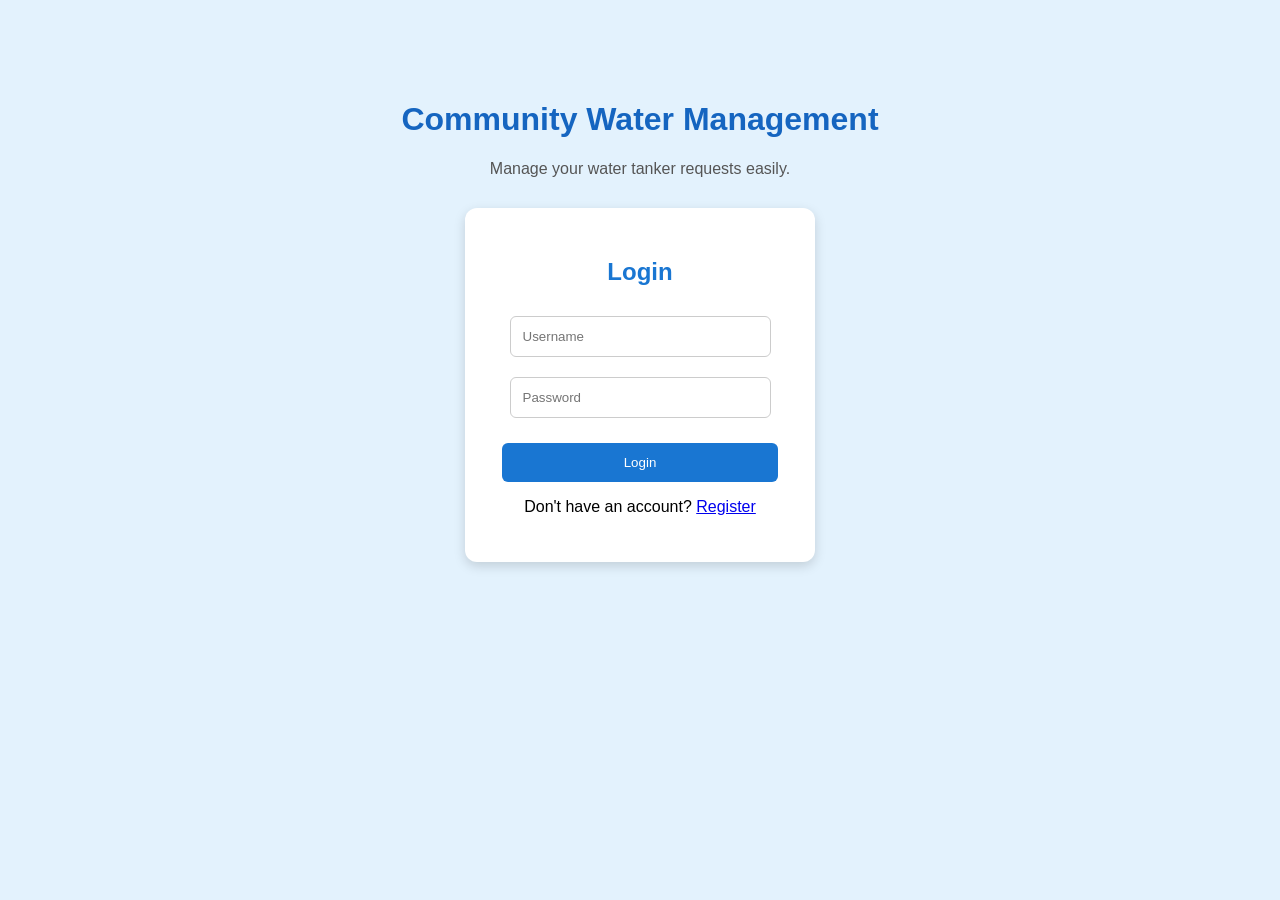
<file: index.html>
<!DOCTYPE html>
<html>
<head>
    <title>Community Water Management</title>
    <meta name="viewport" content="width=device-width, initial-scale=1.0">
    <link rel="stylesheet" href="style.css">
</head>

<body>

    <div class="container">
        <h1>Community Water Management</h1>
        <p>Manage your water tanker requests easily.</p>

        <div class="login-box">
            <h2>Login</h2>

            <input type="text" id="username" placeholder="Username">
            <input type="password" id="password" placeholder="Password">

            <button onclick="login()">Login</button>

            <p id="message"></p>
            <p>
    Don't have an account?
    <a href="register.html">Register</a>
</p>
        </div>
    </div>

    <script src="script.js"></script>

</body>
</html>
</file>
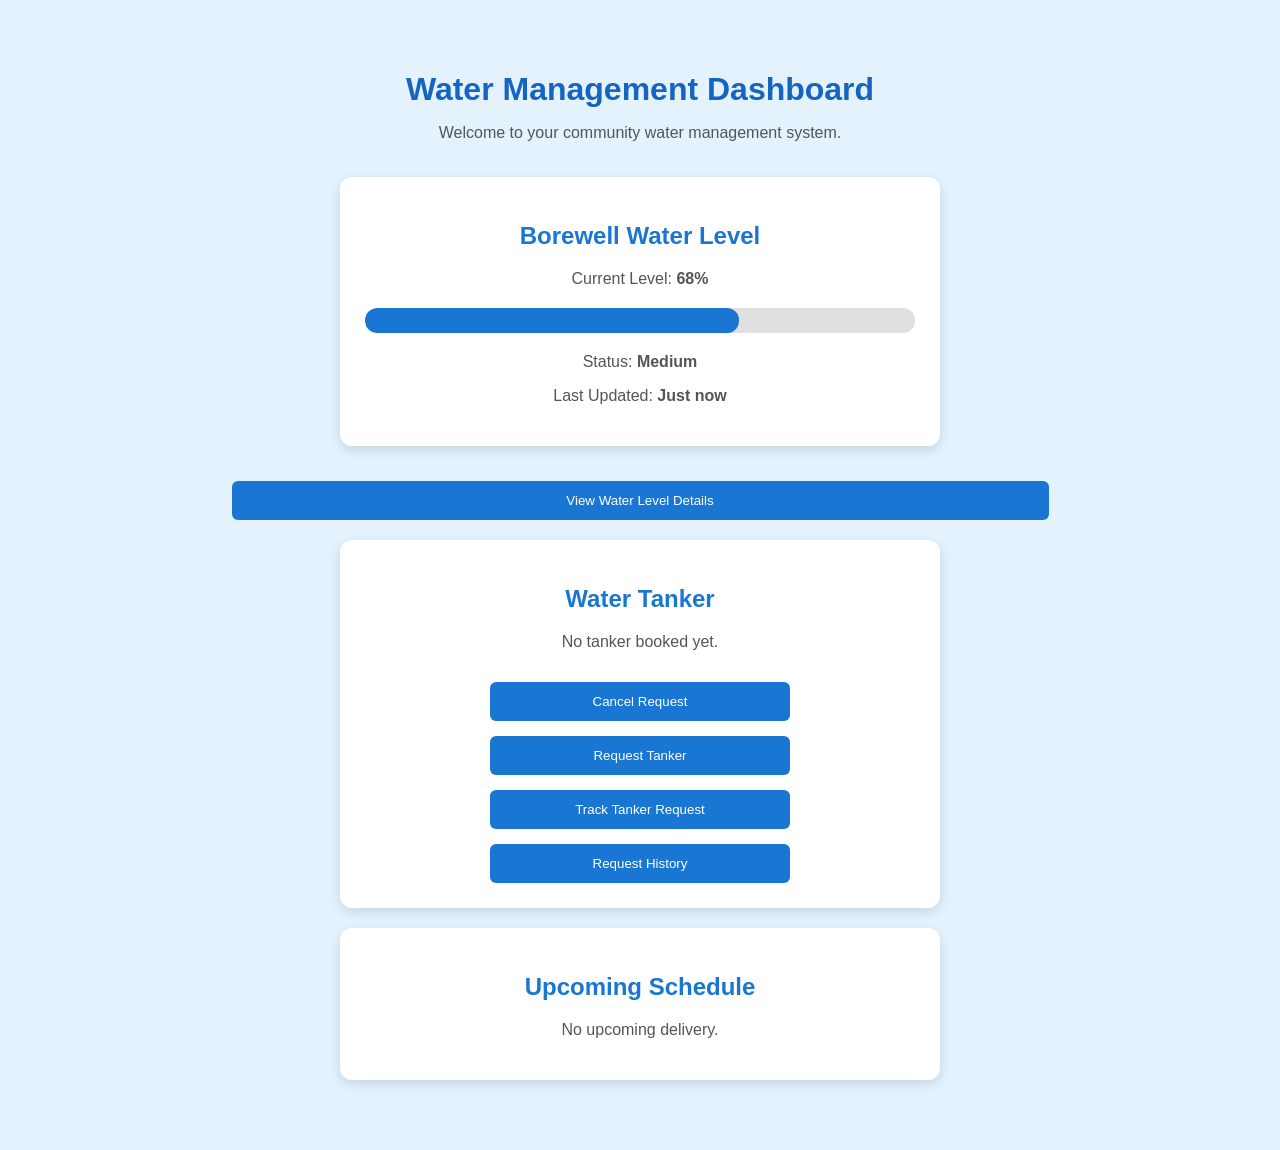
<file: dashboard.html>
<!DOCTYPE html>
<html>
<head>
    <title>Water Management Dashboard</title>
    <meta name="viewport" content="width=device-width, initial-scale=1.0">
    <link rel="stylesheet" href="style.css">
</head>

<body>

    <div class="dashboard">
        <h1>Water Management Dashboard</h1>

        <p>Welcome to your community water management system.</p>

        <div class="dashboard-box">
    <h2>Borewell Water Level</h2>
    <p>Current Level: <strong id="water-level">68%</strong></p>
    <div class="water-level-bar">
    <div class="water-level-fill" id="water-level-fill"></div>
</div>
    <p>Status: <strong id="water-status">Medium</strong></p>
    <p>Last Updated: <strong>Just now</strong></p>
    </div>
    <button onclick="window.location.href='water-level.html'">
    View Water Level Details
</button>

        <div class="dashboard-box">
            <h2>Water Tanker</h2>
            <p id="tanker-status">No tanker booked yet.</p>
            <button onclick="cancelRequest()">Cancel Request</button>
            <button onclick="window.location.href='request.html'">Request Tanker</button>
            <button onclick="window.location.href='tracking.html'">Track Tanker Request</button>
            <button onclick="window.location.href='history.html'">Request History</button>
        </div>

        <div class="dashboard-box">
            <h2>Upcoming Schedule</h2>
            <p>No upcoming delivery.</p>
        </div>
    </div>
    <script src="script.js"></script>
    <script>
        let request = JSON.parse(localStorage.getItem("tankerRequest"));

    if (request) {
    document.getElementById("tanker-status").innerHTML =
        "Tanker Request: " + request.quantity + " Litres<br>" +
        "Date: " + request.date + "<br>" +
        "Time: " + request.time + "<br>" +
        "Address: " + request.address + "<br>" +
        "Priority: " + request.priority + "<br>" +
        "Reason: " + request.reason + "<br>" +
        "Contact: " + request.contact + "<br>" +
        "Status: " + request.status;
}
</script>
</body>
</html>
</file>
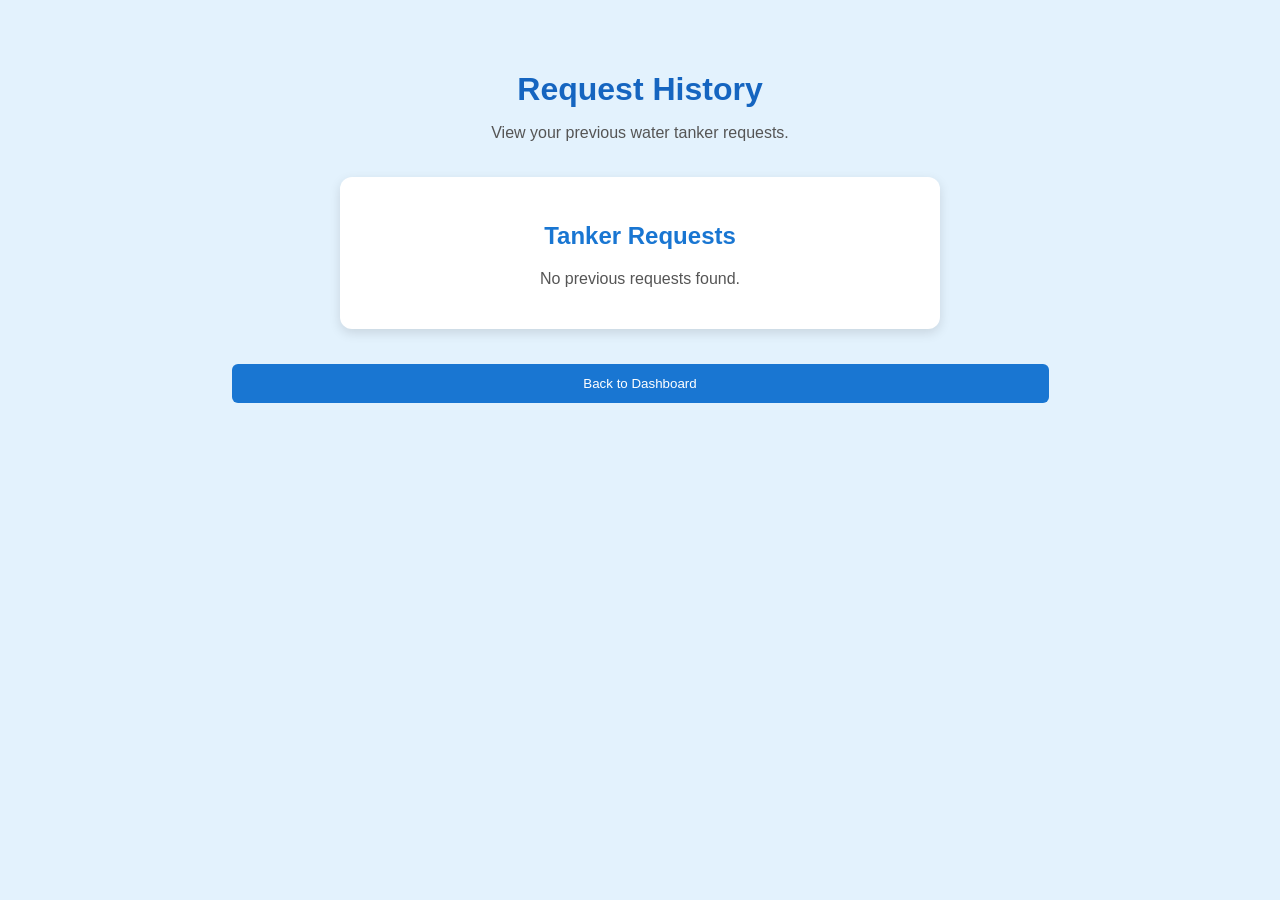
<file: history.html>
<!DOCTYPE html>
<html>
<head>
    <title>Request History</title>
    <meta name="viewport" content="width=device-width, initial-scale=1.0">
    <link rel="stylesheet" href="style.css">
</head>

<body>

    <div class="dashboard">
        <h1>Request History</h1>

        <p>View your previous water tanker requests.</p>

        <div class="dashboard-box">
            <h2>Tanker Requests</h2>

            <div id="history-list">
                <p>No previous requests found.</p>
            </div>
        </div>

        <button onclick="window.location.href='dashboard.html'">
            Back to Dashboard
        </button>
    </div>

    <script>
        let request = JSON.parse(localStorage.getItem("tankerRequest"));

        if (request) {
            document.getElementById("history-list").innerHTML =
                "<p><strong>Quantity:</strong> " + request.quantity + " Litres</p>" +
                "<p><strong>Date:</strong> " + request.date + "</p>" +
                "<p><strong>Time:</strong> " + request.time + "</p>" +
                "<p><strong>Address:</strong> " + request.address + "</p>" +
                "<p><strong>Priority:</strong> " + request.priority + "</p>" +
                "<p><strong>Status:</strong> " + request.status + "</p>";
        }
    </script>

</body>
</html>
</file>
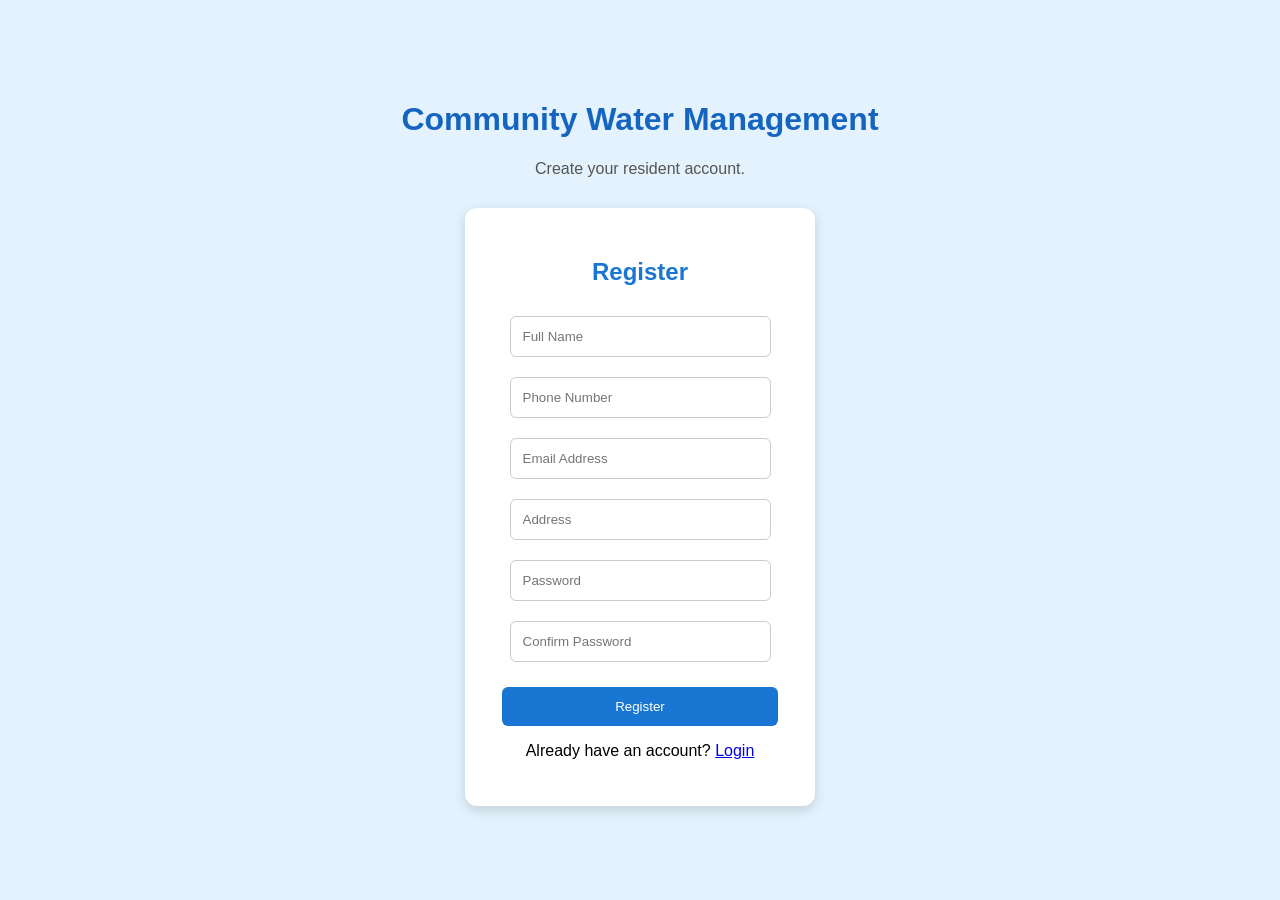
<file: register.html>
<!DOCTYPE html>
<html>
<head>
    <title>Register - Community Water Management</title>
    <meta name="viewport" content="width=device-width, initial-scale=1.0">
    <link rel="stylesheet" href="style.css">
</head>

<body>

    <div class="container">
        <h1>Community Water Management</h1>
        <p>Create your resident account.</p>

        <div class="login-box">
            <h2>Register</h2>

            <input type="text" id="name" placeholder="Full Name">

            <input type="text" id="phone" placeholder="Phone Number">

            <input type="email" id="email" placeholder="Email Address">

            <input type="text" id="address" placeholder="Address">

            <input type="password" id="password" placeholder="Password">

            <input type="password" id="confirm-password" placeholder="Confirm Password">

            <button onclick="register()">Register</button>

            <p id="register-message"></p>

            <p>
                Already have an account?
                <a href="index.html">Login</a>
            </p>
        </div>
    </div>

    <script src="script.js"></script>

</body>
</html>
</file>
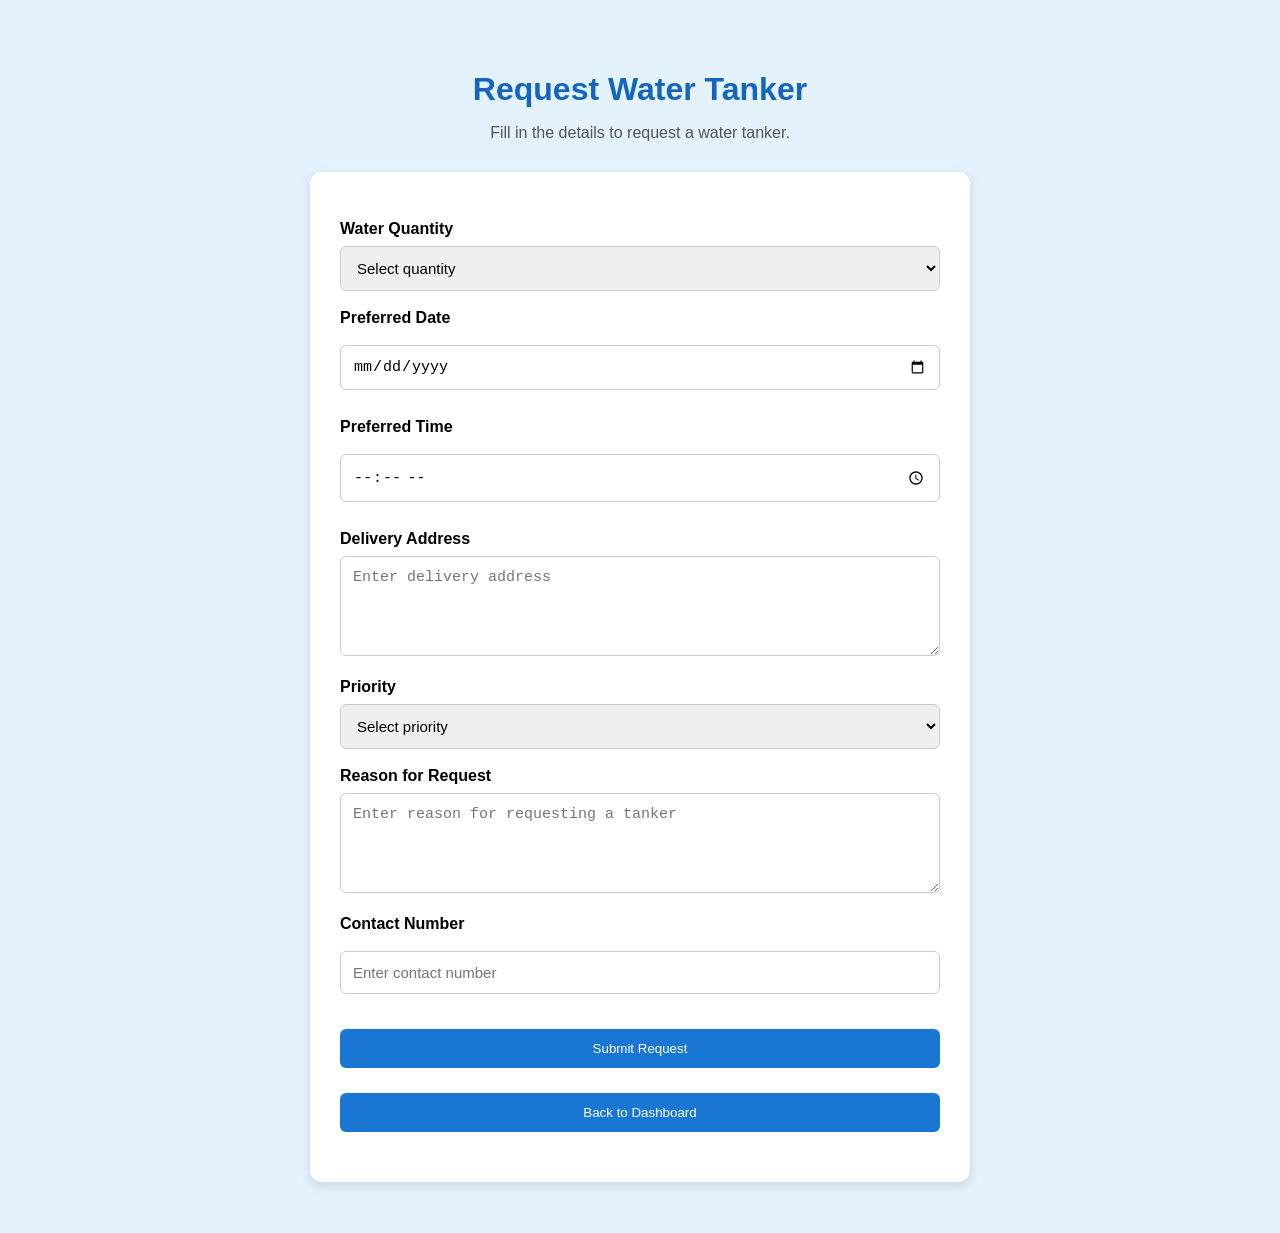
<file: request.html>
<!DOCTYPE html>
<html>
<head>
    <title>Request Water Tanker</title>
    <meta name="viewport" content="width=device-width, initial-scale=1.0">
    <link rel="stylesheet" href="style.css">
</head>

<body>

    <div class="request-container">
        <h1>Request Water Tanker</h1>
        <p>Fill in the details to request a water tanker.</p>

        <div class="request-box">

            <label>Water Quantity</label>
            <select id="quantity">
                <option value="">Select quantity</option>
                <option value="1000">1000 Litres</option>
                <option value="3000">3000 Litres</option>
                <option value="5000">5000 Litres</option>
            </select>

            <label>Preferred Date</label>
            <input type="date" id="date">

            <label>Preferred Time</label>
            <input type="time" id="time">

            <label>Delivery Address</label>
            <textarea id="address" placeholder="Enter delivery address"></textarea>
            <label>Priority</label>
<select id="priority">
    <option value="">Select priority</option>
    <option value="Normal">Normal</option>
    <option value="Urgent">Urgent</option>
</select>
<label>Reason for Request</label>
<textarea id="reason" placeholder="Enter reason for requesting a tanker"></textarea>
<label>Contact Number</label>
<input type="text" id="contact" placeholder="Enter contact number">
            <button onclick="submitRequest()">Submit Request</button>
            <button onclick="window.location.href='dashboard.html'">Back to Dashboard</button>
            <p id="request-message"></p>

        </div>
    </div>

    <script src="script.js"></script>

</body>
</html>
</file>
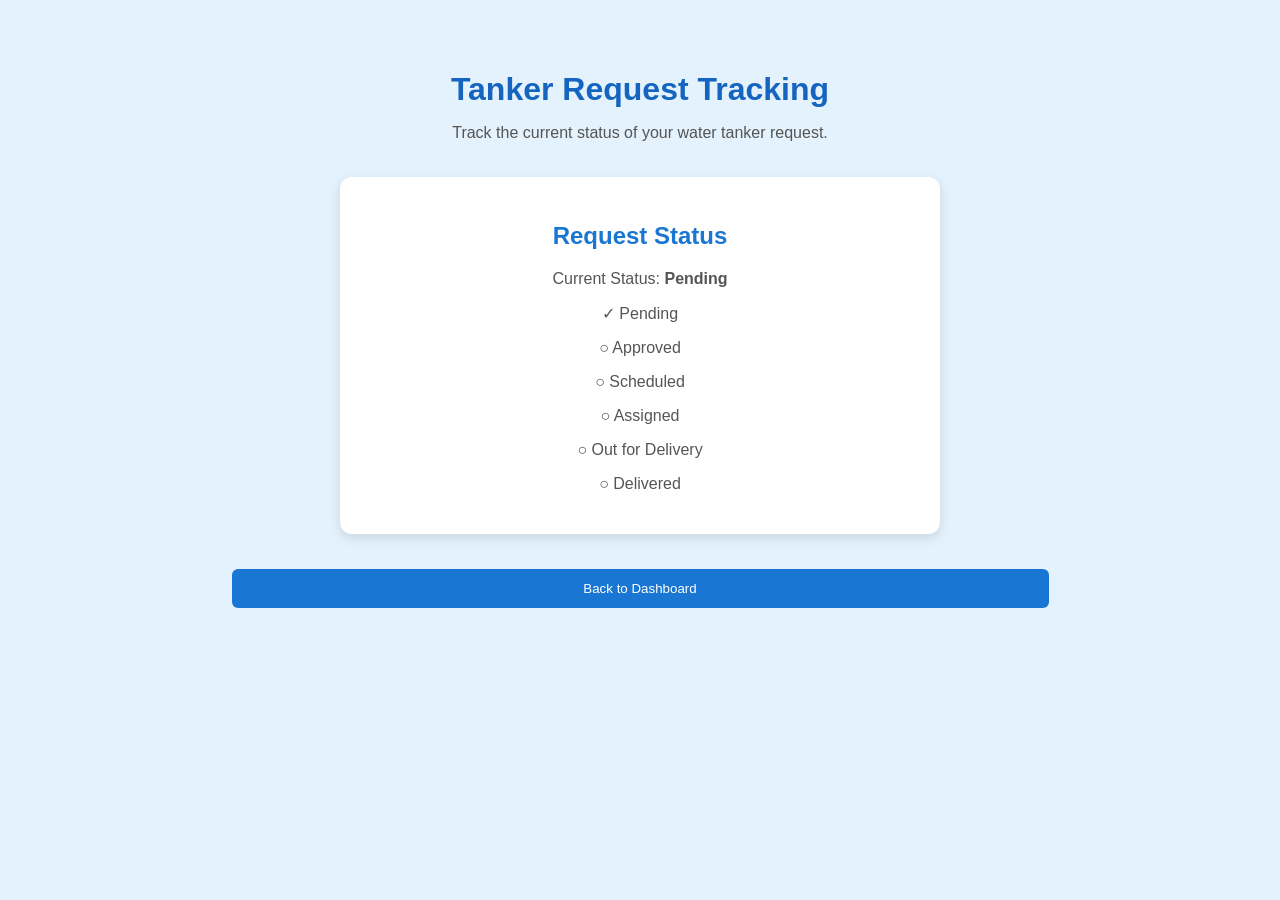
<file: tracking.html>
<!DOCTYPE html>
<html>
<head>
    <title>Tanker Request Tracking</title>
    <meta name="viewport" content="width=device-width, initial-scale=1.0">
    <link rel="stylesheet" href="style.css">
</head>

<body>

    <div class="dashboard">
        <h1>Tanker Request Tracking</h1>

        <p>Track the current status of your water tanker request.</p>

        <div class="dashboard-box">

            <h2>Request Status</h2>

            <p>
                Current Status:
                <strong id="tracking-status">Pending</strong>
            </p>
<p id="tracking-details"></p>
            <div class="tracking-status" id="tracking-steps">
                <p>✓ Pending</p>
                <p>○ Approved</p>
                <p>○ Scheduled</p>
                <p>○ Assigned</p>
                <p>○ Out for Delivery</p>
                <p>○ Delivered</p>
            </div>

        </div>

        <button onclick="window.location.href='dashboard.html'">
            Back to Dashboard
        </button>

    </div>
<script>
    let request = JSON.parse(localStorage.getItem("tankerRequest"));

    if (request) {
        document.getElementById("tracking-status").innerHTML = request.status;

        let steps = document.getElementById("tracking-steps").getElementsByTagName("p");

        for (let i = 0; i < steps.length; i++) {
            if (steps[i].innerText.includes(request.status)) {
                steps[i].style.fontWeight = "bold";
            }
        }
        document.getElementById("tracking-details").innerHTML =
    "Quantity: " + request.quantity + " Litres<br>" +
    "Date: " + request.date + "<br>" +
    "Time: " + request.time + "<br>" +
    "Address: " + request.address + "<br>" +
    "Priority: " + request.priority + "<br>" +
    "Contact: " + request.contact;
    }
</script>
</body>
</html>
</file>
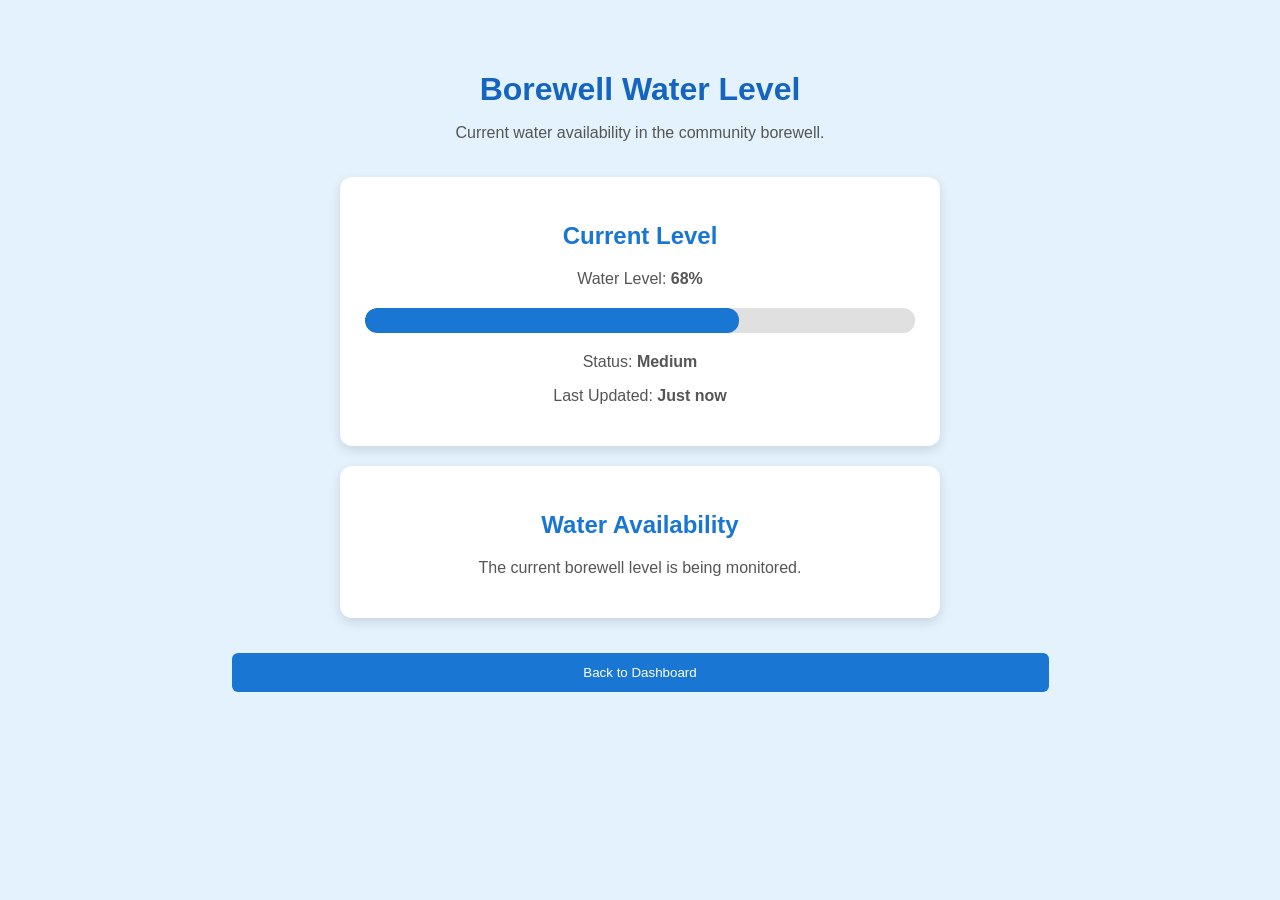
<file: water-level.html>
<!DOCTYPE html>
<html>
<head>
    <title>Borewell Water Level</title>
    <meta name="viewport" content="width=device-width, initial-scale=1.0">
    <link rel="stylesheet" href="style.css">
</head>

<body>

    <div class="dashboard">
        <h1>Borewell Water Level</h1>

        <p>Current water availability in the community borewell.</p>

        <div class="dashboard-box">
            <h2>Current Level</h2>

            <p>
                Water Level:
                <strong id="water-level">68%</strong>
            </p>

            <div class="water-level-bar">
                <div class="water-level-fill" id="water-level-fill"></div>
            </div>

            <p>
                Status:
                <strong id="water-status">Medium</strong>
            </p>

            <p>
                Last Updated:
                <strong>Just now</strong>
            </p>
        </div>

        <div class="dashboard-box">
            <h2>Water Availability</h2>
            <p>The current borewell level is being monitored.</p>
        </div>

        <button onclick="window.location.href='dashboard.html'">
            Back to Dashboard
        </button>
    </div>

    <script src="script.js"></script>

</body>
</html>
</file>
<file: style.css>
* {
    box-sizing: border-box;
}
body {
    font-family: Arial, sans-serif;
    background-color: #e3f2fd;
    margin: 0;
    padding: 0;
}

.container {
    text-align: center;
    padding-top: 80px;
}

h1 {
    color: #1565c0;
}

.container > p {
    color: #555;
}

.login-box {
    background-color: white;
    width: 100%;
    max-width: 350px;
    margin: 30px auto;
    padding: 30px;
    border-radius: 12px;
    box-shadow: 0 4px 12px rgba(0, 0, 0, 0.15);
}

.login-box h2 {
    color: #1976d2;
}

input {
    width: 90%;
    padding: 12px;
    margin: 10px 0;
    border: 1px solid #ccc;
    border-radius: 6px;
}

button {
    width: 95%;
    padding: 12px;
    margin-top: 15px;
    background-color: #1976d2;
    color: white;
    border: none;
    border-radius: 6px;
    cursor: pointer;
}

button:hover {
    background-color: #0d47a1;
}

#message {
    margin-top: 15px;
    font-weight: bold;
}

/* Dashboard */

.dashboard {
    max-width: 900px;
    margin: 0 auto;
    padding: 50px 20px;
    text-align: center;
}

.dashboard h1 {
    margin-bottom: 10px;
}

.dashboard > p {
    color: #555;
    margin-bottom: 35px;
}

.dashboard-box {
    background-color: white;
    padding: 25px;
    margin: 20px auto;
    border-radius: 12px;
    box-shadow: 0 4px 12px rgba(0, 0, 0, 0.12);
    max-width: 600px;
}

.dashboard-box h2 {
    color: #1976d2;
}

.dashboard-box p {
    color: #555;
}

.dashboard-box button {
    max-width: 300px;
}

/* Tanker Request Page */

.request-container {
    width: 100%;
    max-width: 700px;
    margin: 0 auto;
    padding: 50px 20px;
    text-align: center;
}

.request-container h1 {
    margin-bottom: 10px;
}

.request-container > p {
    color: #555;
    margin-bottom: 30px;
}

.request-box {
    background-color: white;
    padding: 30px;
    border-radius: 12px;
    box-shadow: 0 4px 12px rgba(0, 0, 0, 0.12);
    text-align: left;
}

.request-box label {
    display: block;
    margin-top: 18px;
    margin-bottom: 8px;
    font-weight: bold;
}

.request-box input,
.request-box select,
.request-box textarea {
    width: 100%;
    padding: 12px;
    border: 1px solid #ccc;
    border-radius: 6px;
    box-sizing: border-box;
    font-size: 15px;
}

.request-box textarea {
    height: 100px;
    resize: vertical;
}

.request-box button {
    display: block;
    width: 100%;
    margin-top: 25px;
}

#request-message {
    text-align: center;
    font-weight: bold;
    margin-top: 20px;
}

/* Borewell Water Level */

.water-level-bar {
    width: 100%;
    height: 25px;
    background-color: #e0e0e0;
    border-radius: 12px;
    overflow: hidden;
    margin: 20px 0;
}

.water-level-fill {
    width: 68%;
    height: 100%;
    background-color: #1976d2;
    border-radius: 12px;
}

@media (max-width: 600px) {

    .container {
        padding: 40px 15px;
    }

    .login-box {
        width: auto;
        margin: 25px 10px;
        padding: 25px 20px;
    }

    .dashboard {
        padding: 35px 15px;
    }

    .dashboard-box {
        padding: 20px;
        margin: 15px auto;
    }

    .request-container {
        padding: 35px 15px;
    }

    .request-box {
        padding: 20px;
    }

    input {
        width: 100%;
        box-sizing: border-box;
    }

    button {
        width: 100%;
    }

    .dashboard-box button {
        max-width: none;
    }

    h1 {
        font-size: 28px;
    }

    .dashboard h1,
    .request-container h1 {
        font-size: 28px;
    }
}
</file>
